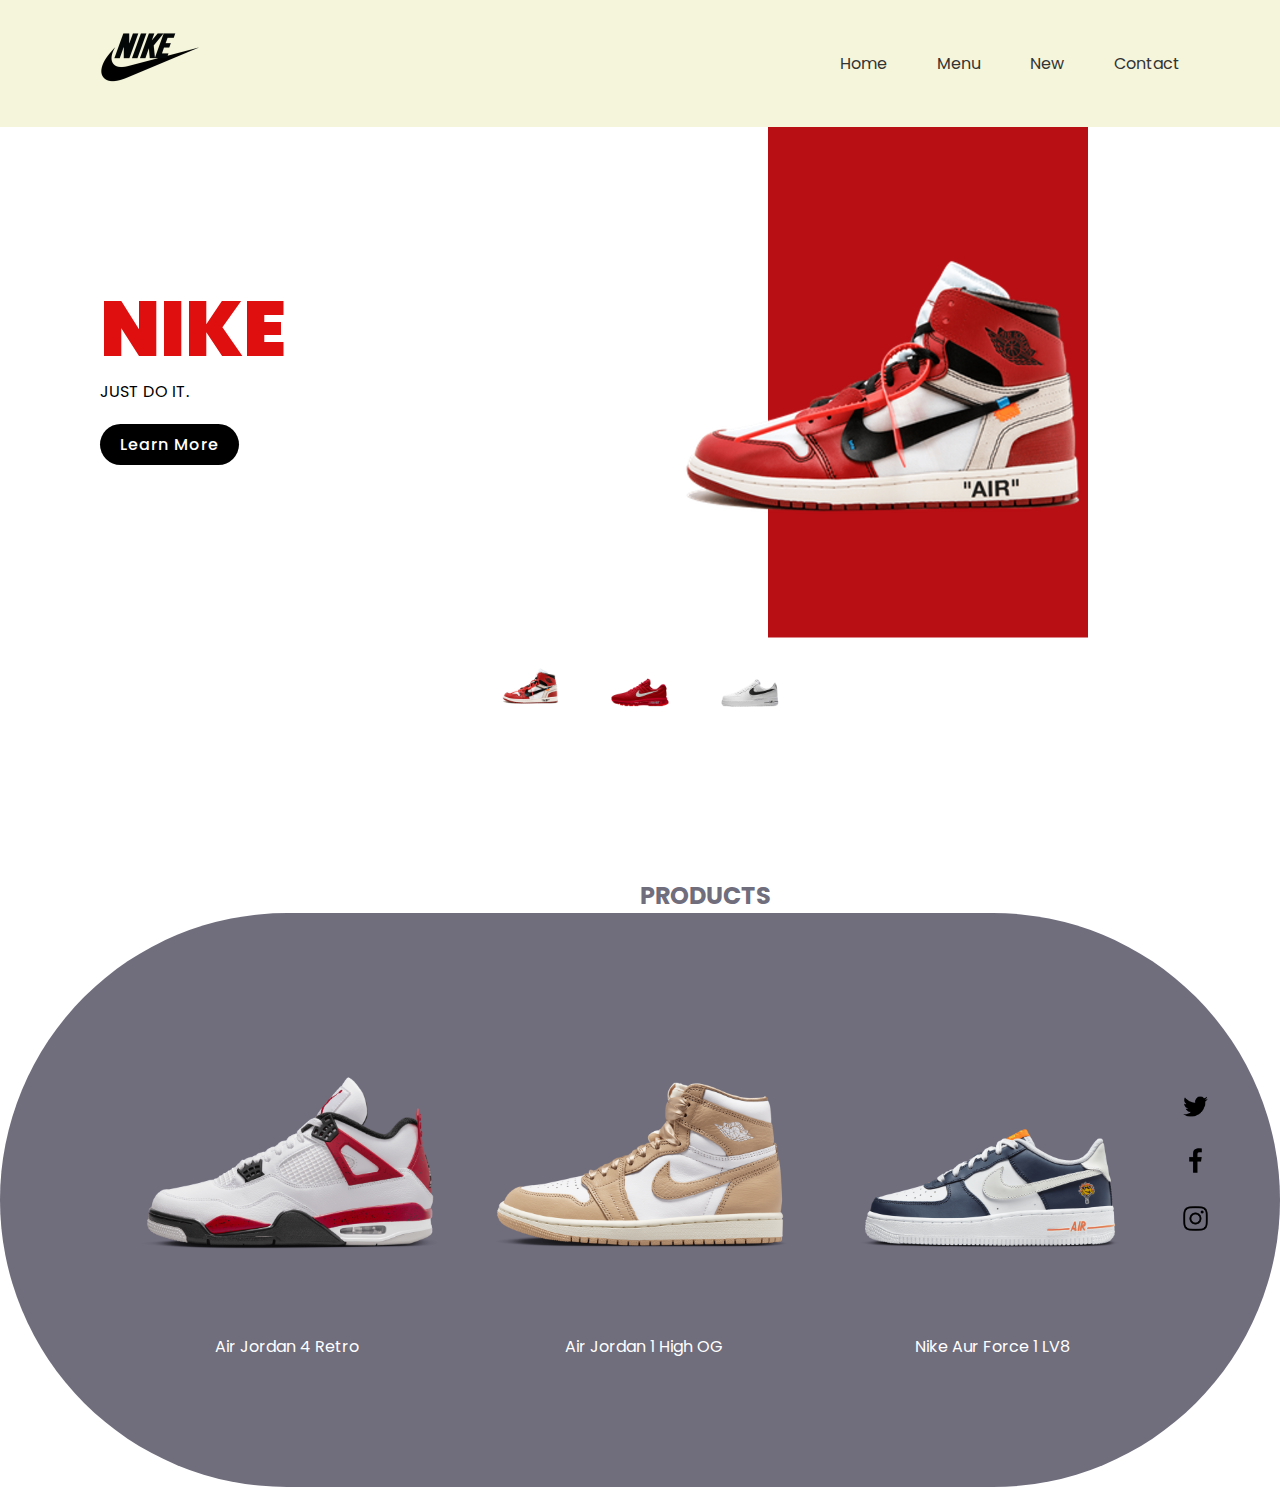
<file: landing page/index.html>
<!DOCTYPE html>
<html lang="en">
<head>
    <meta charset="UTF-8">

    <title>Document</title>
    <link rel="stylesheet" href="style.css">
</head>
<body>
<section>
    <div class="rect"> </div>
    <header>
        <a href="#" class="logo"><img src="nikelogo.png"></a>
        <ul>
            <li><a href="#">Home</a></li>
            <li><a href="#">Menu</a></li>
            <li><a href="#">New</a></li>
            <li><a href="#">Contact</a></li>
        </ul>
    </header>
    

    <div class="content">
      <div class="text-box">
        <h2> <span> NIKE</span><br>
        </h2>
        <p>JUST DO IT.</p>
       <a href="#">Learn More</a>
      </div>
        
        <div class="img-box">
            <img src="shoe1.png" class="nike">
        </div>
    </div>
    <ul class="thumb">
        <li><img src="thumb1.png" onclick="imgSlider('shoe1.png'); changeCircleColor('#b80f14')"></li>
        <li><img src="thumb3.png" onclick="imgSlider('shoe3.png');changeCircleColor('#fa616c')"></li>
        <li><img src="thumb2.png" onclick="imgSlider('shoe2.png');changeCircleColor('#1c1414')"></li>
    </ul>

   

 </section>
 <div class="bottom">
    <h2>PRODUCTS</h2>
    <ul class="card">
        <li><img src="air1.webp" onclick="changeBgColor('#d9d4d5')"><p>
            Air Jordan 4 Retro
        </p></li>
        <li><img src="air2.webp" onclick="changeBgColor('#f5f5db')"><p>Air Jordan 1 High OG</p></li>
        <li><img src="air4.webp" onclick="changeBgColor('#363287')"><p>Nike Aur Force 1 LV8</p></li>
    </ul>
    <ul class="social">
        <li><a href="#"><img src="twitter.png"></a></li>
        <li><a href="#"><img src="facebook.png"></a></li>
        <li><a href="#"><img src="instagram.png"></a></li>
    </ul>
 </div>


 <script type="text/javascript">
    function imgSlider(ele){
        document.querySelector('.nike').src = ele;
    }

    function changeCircleColor(color){
        const circle= document.querySelector('.rect');
        circle.style.background = color;
    }

    function changeBgColor(Color){
        const cir= document.querySelector('.card');
        cir.style.background = Color;
    }

 </script>
</body>
</html>
</file>
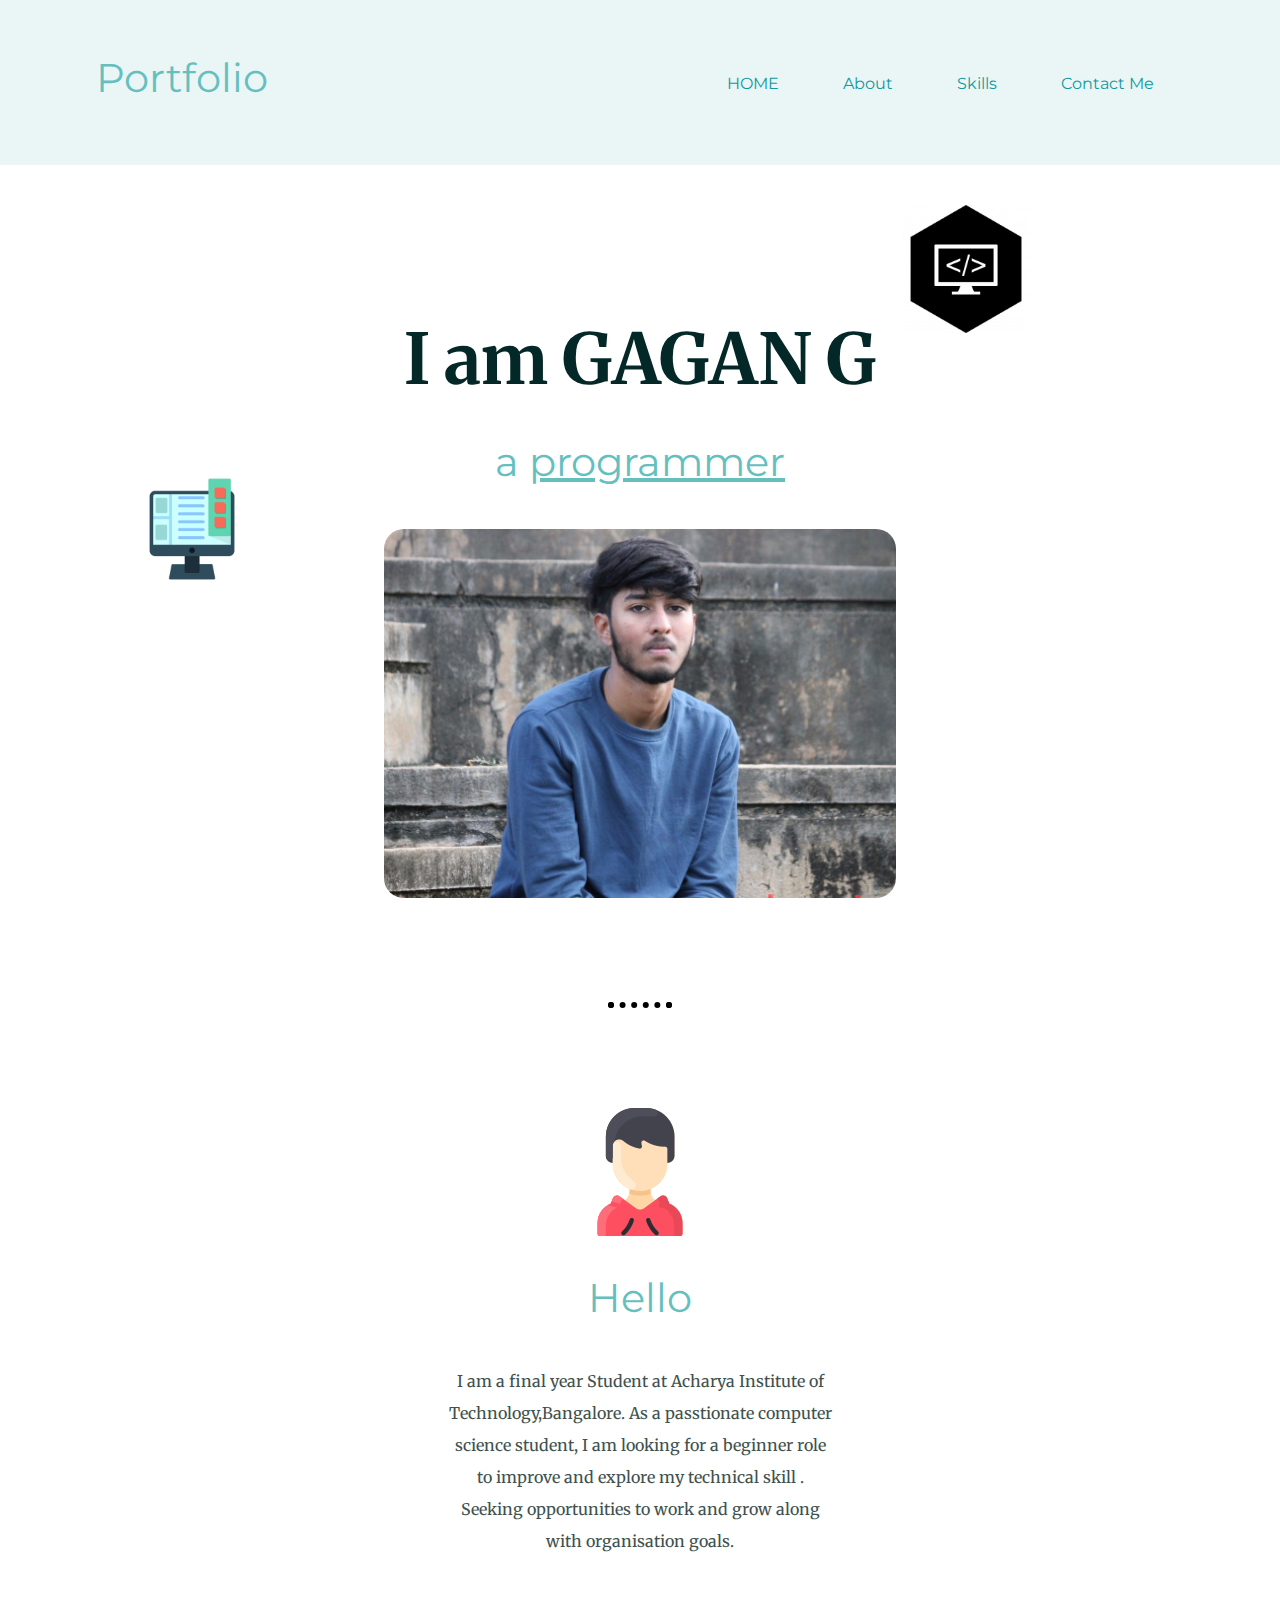
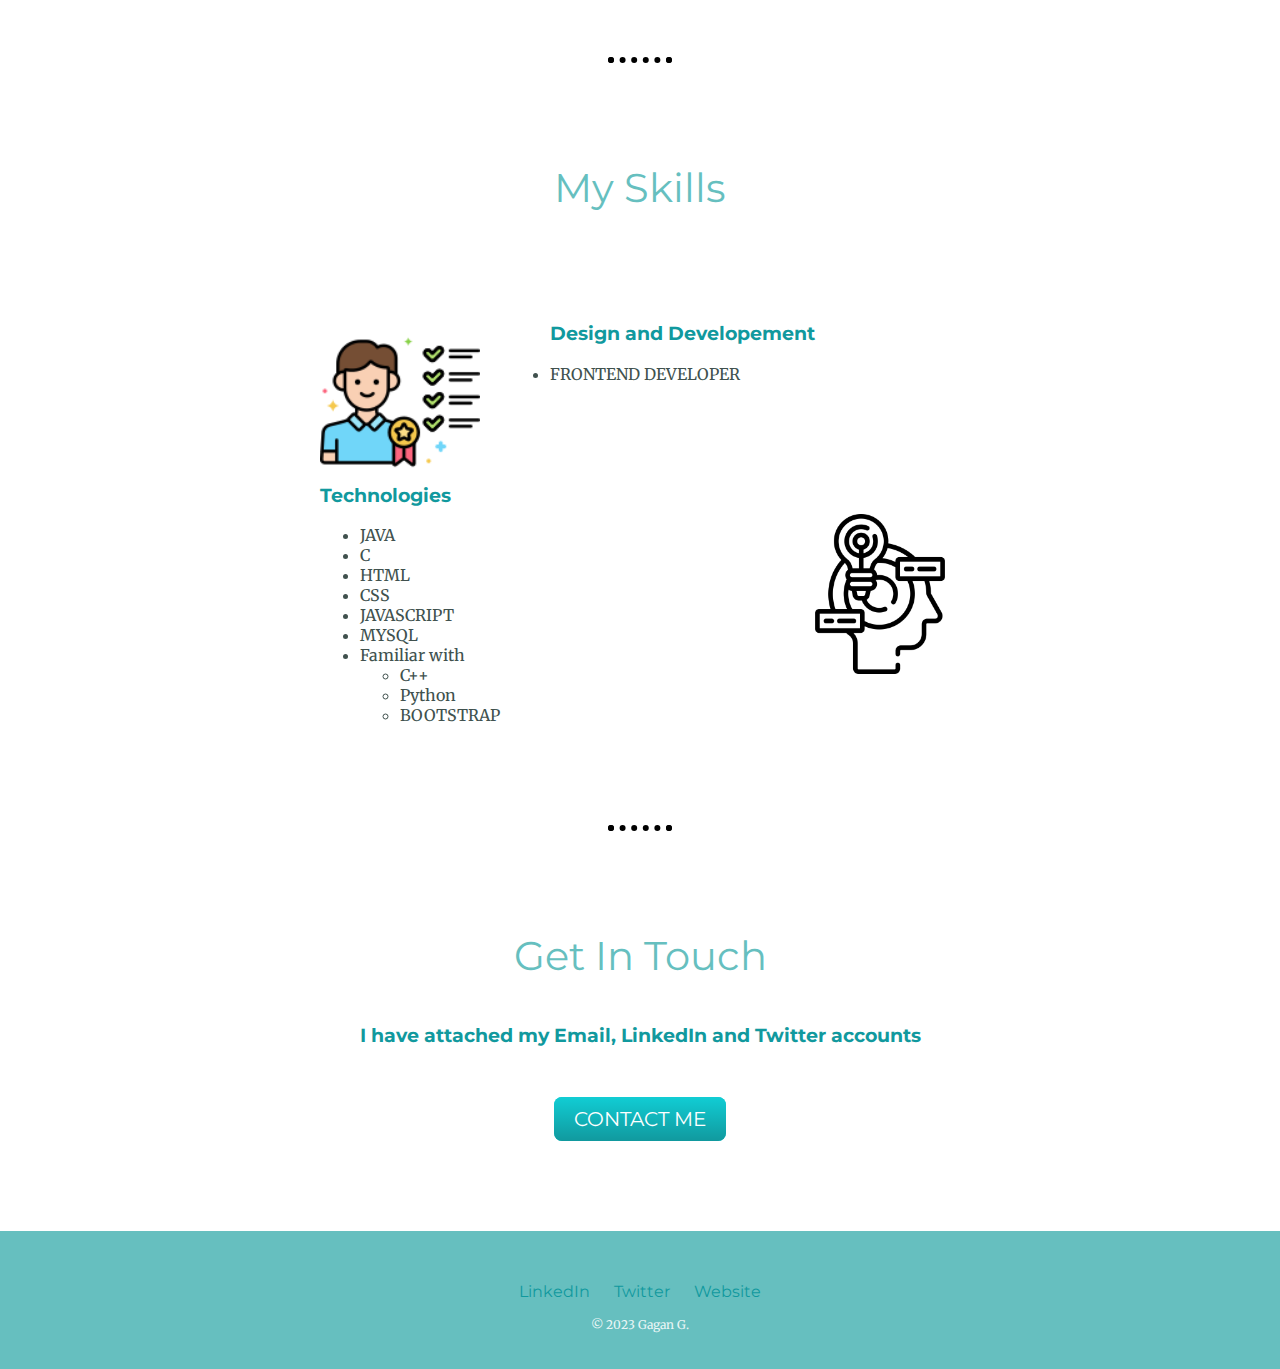
<file: portfolio/index.html>
<!DOCTYPE html>
<html lang="en" dir="ltr">

<head>
  <meta charset="utf-8">
  <title>GAGAN G</title>
  <link rel="stylesheet" href="css/style.css">
  <link rel="icon" href="favicon.ico">
  <link rel="preconnect" href="https://fonts.googleapis.com"><link rel="preconnect" href="https://fonts.gstatic.com" crossorigin><link href="https://fonts.googleapis.com/css2?family=Merriweather&family=Montserrat&family=Nerko+One&family=Sacramento&family=Zen+Dots&display=swap" rel="stylesheet">
  

</head>

<body>
    <div class="hero">
      <nav>
        <h2>Portfolio</h2>
        <ul>
          <li><a href="#">HOME</a></li>
          <li><a href="#">About</a></li>
          <li><a href="#">Skills</a></li>
          <li><a href="#">Contact Me</a></li>
        </ul>

    </nav>
  </div>
  
  <div class="top-container">
    <img class="top" src="images\code.jpeg"  width="10%" alt="cloud-img">
    <h1>I am GAGAN G </h1>
    <h2>a <span class="pro">programmer</span></h2>
    <img class="bottom" src="images\monitor.png" width="10%"alt="cloud-img">
    <img  class="pp"src="images\profilepic.jpg" width="40%"   alt="profile-img">
    <hr>
  </div>
  

  <div class="middle-container">
    <div class="profile">
      <img src="images\profile.png" alt="">
      <h2>Hello</h2>
      <p class="intro">I am a final year Student at Acharya Institute of Technology,Bangalore.
        As a passtionate computer science student, I am looking for a beginner role to improve and explore my technical skill .
Seeking opportunities to work and grow along with organisation goals. 
      </p>
    </div>
    <hr>
    <div class="skills">
      <h2>My Skills</h2>
      <div class="skill-row">
        <img class="skill-img" src="images\skills.png" alt="skill-img">
        <h3>Design and Developement</h3>
        <p><ul>
          <li>FRONTEND DEVELOPER</li>
          
        </ul></p>
      </div>
      <div class="skill-row">
        <img class="insight-img" src="images\insight.png" alt="insight-img">
        <h3>Technologies</h3>
        <p><ul>
          <li>JAVA</li>
          <li>C</li>
          <li>HTML</li>
          <li>CSS</li>
        
          <li>JAVASCRIPT</li>
          <li>MYSQL</li>
          <li>Familiar with</li>
          <ul>
            <li>C++</li>
            <li>Python</li>
            <li>BOOTSTRAP</li>
          </ul>
          
        </ul></p></p>
      </div>
    </div>
    <hr>
    <div class="contact-me">
      <h2>Get In Touch</h2>
      <h3>I have attached my Email, LinkedIn and Twitter accounts</h3>
      <p class="contact-msg"></p>
      <a class="btn" href="mailto:gagan.g196016@gmail.com">CONTACT ME</a>
    </div>

  </div>


  <div class="bottom-container">
    <a class="footer-link" href="https://www.linkedin.com/in/gagan-ganapathi-046152246/">LinkedIn</a>
    <a class="footer-link" href="https://twitter.com/">Twitter</a>
    <a class="footer-link" href="file:///Users/gaganganapathi/Documents/css-my%20site/index.html">Website</a>
    <p class="copyright">© 2023 Gagan G.</p>
  </div>

</body>

</html>
</file>
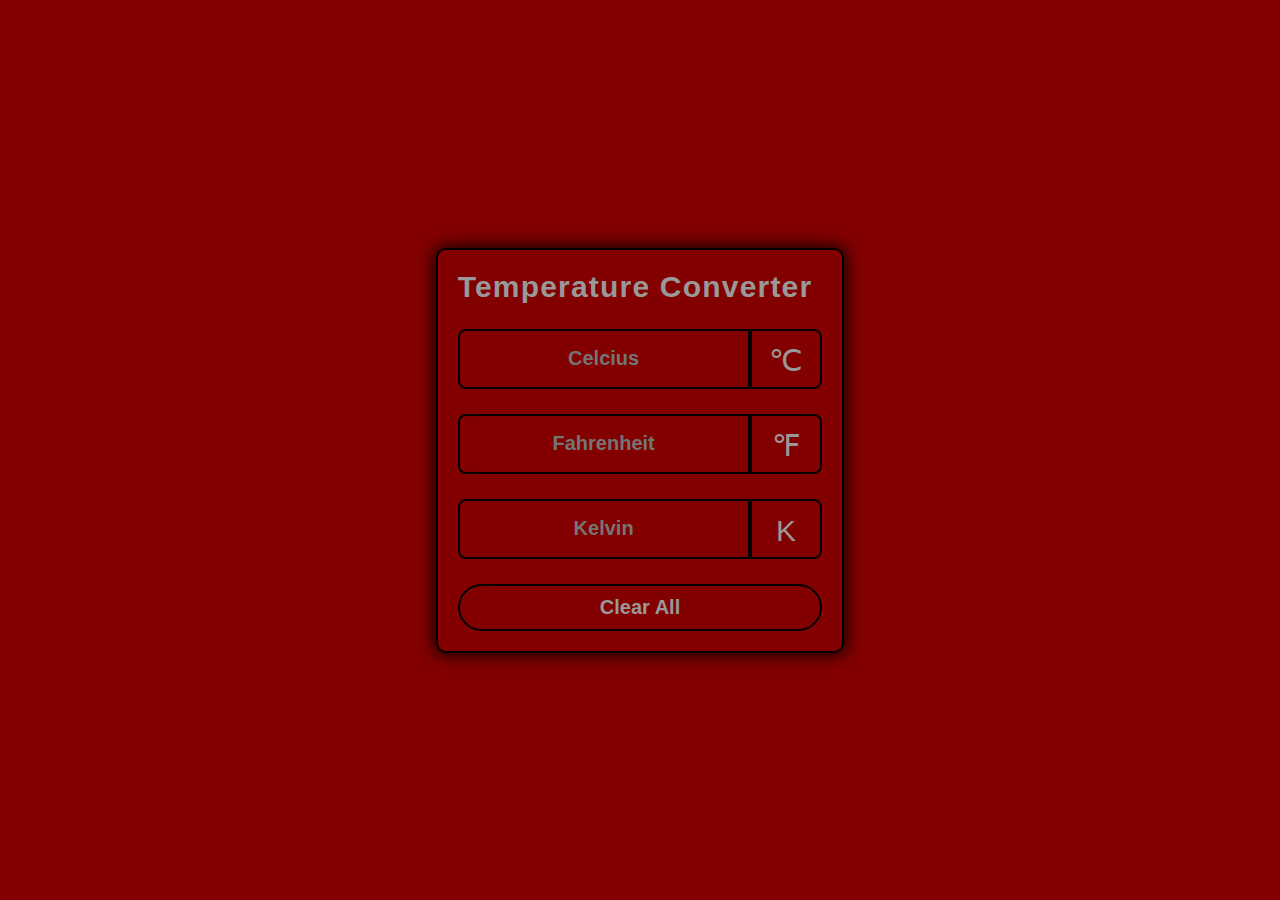
<file: Temperature Converter/index.html>
<!DOCTYPE html>
<html lang="en">
<head>
    <meta charset="UTF-8">
    <meta name="viewport" content="width=device-width, initial-scale=1.0">
    <title>Temperature Converter</title>
    <link rel="stylesheet" href="css/style.css">

    <link rel="stylesheet" href="https://cdnjs.cloudflare.com/ajax/libs/font-awesome/6.4.2/css/all.min.css" integrity="sha512-z3gLpd7yknf1YoNbCzqRKc4qyor8gaKU1qmn+CShxbuBusANI9QpRohGBreCFkKxLhei6S9CQXFEbbKuqLg0DA==" crossorigin="anonymous" referrerpolicy="no-referrer" />

</head>
<body>
    <div class="container">

        <div class="title">
            <h1>Temperature Converter</h1>
            <span class="Temperature-icon"><i class="fa-solid fa-temperature-three-quarters"></i></span>
        </div>

        <div id="celcius">
            <input type="number" name="" placeholder="Celcius">
            <span class="icon">&#8451</span>
        </div>
        <div id="fahrenheit">
            <input type="number" name="" placeholder="Fahrenheit">
            <span class="icon">&#8457</span>
        </div>
        <div id="kelvin">
            <input type="number" name="" placeholder="Kelvin">
            <span class="icon">&#8490</span>
        </div>

        <div class="button">
            <button>Clear All</button>
        </div>

    </div>
    <script src="js/main.js"></script>
</body>
</html>
</file>
<file: landing page/style.css>
@import url('https://fonts.googleapis.com/css2?family=Merriweather&family=Montserrat&family=Nerko+One&family=Poppins:wght@500&family=Sacramento&family=Zen+Dots&display=swap');

  *
  {
    margin: 0;
    padding:0;
    box-sizing: border-box;
    font-family: 'Poppins', sans-serif;;

  }

  section{
    position:relative;
    width: 100%;
    min-height: 100hv;
    padding: 100px;
    display:flex;
    justify-content: space-between;
    align-items:center;
    background-color: #fff;

  }

  header{
    position: absolute;
    top: 0;
    left: 0;
    width: 100%;
    padding: 10px 100px;
    display:flex;
    justify-content: space-between;
    align-items:center;
    background-color: #f5f5db;


  }

   .logo img{
    position: relative;
    max-width: 100px;

  }

  header ul{
    position: relative;
    display: flex;
  }

  header ul li{
    list-style: none;
  
   
  }

  header ul li a{
    display: inline-block;
    margin-left: 50px;
    color: #333;
    font-weight: 400;
    text-decoration: none;
   

  }

  .content{
    position: relative;
    width: 100%;
    justify-content: space-between;
    align-items:center;
    display: flex;

  }
  .content .text-box{
    position: relative;
    max-width: 600px;
  }

  .content .text-box h2{
    color: #333;
    font-size: 4em;
    line-height: 1.4em;
    font-weight: 500;
  }
  .content .text-box h2 span{
    color: #df0f0f;
    font-size: 1.2em;
    font-weight: 900;
  }

  .content .text-box h2 p{
    color: #333;
  }

  .content .text-box a{
    display: inline-block;
    margin-top:20px;
    padding: 8px 20px;
    background-color:black;
    color:#fff;
    border-radius: 30px;
   font-weight:500 ;
   letter-spacing: 1px;
   text-decoration: none;
}

 .content .img-box{
  width: 600px;
  display: flex;
  justify-content: flex-end;
  padding-right:50px;
  margin-top:50px ;

 }

 .content .img-box img{
  max-width:500px ;
 } 

 .thumb{
  position: absolute;
  left:50%;
  bottom:20px;
  transform: translateX(-50%);
  display: flex;
 }

 .thumb li{
  list-style: none;
  display: inline-block;
  margin: 0 20px;
  cursor: pointer;
  transition: 0.5s;
  
}

.thumb li:hover{
  transform: translateY(-20px);
  
}

 .thumb li img{
  max-width: 70px;
 }

 
.rect{
  position: absolute;
  top: 0;
  left: 0;
  width: 100%;
  height: 100%;
  background:#b80f14;
  clip-path:inset(15% 15% 15% 60%) ;
 
}

.bottom{
  position: relative;
  margin-top: 10%;
  background-color:#fff;
  color: #706d7d;
  
}

.bottom h2{
 
  padding-left: 50%;
}

.bottom .card{
    display: flex;
    position: absolute;
    width: 100%;
    background-color:#706d7d;
    justify-content: center;
    align-items:center;
    border-radius: 1000px;
    
}

.bottom .social{
  position: absolute;
  margin-top:25%;
  right:5%;
  transform: translateY(-90%);
  display: flex;
  align-items: center;
  justify-content:center;
  flex-direction: column;
  
}

.social li{
  list-style: none;
}

.social li a{
  display: inline-block;
  margin:5px 0;
  transform: scale(0.6);
  
  
}

.card li{
  display: inline-block;
  padding: 5% 0 10% 0;
  border: 1px black;
}

.card li img{
  max-width: 350px;
  
}

.card li p{
  margin-top: 0;
  padding-top: 0;
  padding-left: 100px;
  justify-content: center;
  align-items: center;
  color:white;
}

.card li p:hover{
  color: black;
}
</file>
<file: portfolio/css/style.css>
body{
  color: #40514E;
  margin:0;
  text-align: center;
  font-family: 'Merriweather', serif;
}

.hero{
  
  position: relative;
  margin: 0;
  padding: 0;
  background: #EAF6F6;

}
nav{
  display: flex;
  width: 85%;
  margin: auto;
  padding: 20px 0;
  align-items: center;
  justify-content: space-between;
}

nav ul li{
  display: inline-block;
  list-style: none;
  margin: 10px 20px;
}
nav ul li a:hover{
  color: black;
}

p{
    line-height: 2;
  }

.contact-msg{
  width: 40%;
  margin: 40px auto 60px;
}


hr{
  border: dotted black 6px;
  border-bottom: none;
  width: 4%;
  margin: 100px auto;
}

h1{
  margin:50px auto 0 auto;
    font-family: 'Merriweather', serif;
    font-size: 4.375rem; /*1em or 1rem =100%=16px .  em and % are dynamic sizing.*/
    color: #042727;

}

h2{
  font-family: 'Montserrat', sans-serif;
  font-size: 2.5rem; /*2.5 rem = 40px */
  color: #66BFBF;
  font-weight: normal;
  padding-bottom: 10px;
}

h3{
  font-family: 'Montserrat', sans-serif;
  color: #11999E;

}


.pro{
  text-decoration: underline;
}

.intro{
  width: 30%;
  margin: auto;

}

a{
  color:#11999E;
  font-family: 'Montserrat', sans-serif;
    margin: 20px 10px;
    text-decoration: none;
}

a:hover{
  color:#EAF6F6;
}

.top-container{
  background-color: white;
  position: relative;
  padding-top: 100px;
}

.middle-container{
  margin: 100px 0;

}

.bottom-container{
  background-color: #66BFBF;
  padding: 50px 0 20px;


}

.pp{
  border-radius: 20px;
  -webkit-border-radius: 20px;
  -moz-border-radius: 20px;
  -ms-border-radius: 20px;
  -o-border-radius: 20px;
}

.bottom{
  position:absolute;
  top:300px;
    left: 10%;
  bottom: 300px;

}

.top{
  position: absolute;
  top: 40px;
  right:250px;

}

.skill-row{
  width: 50%;
  margin: 100px auto 100px auto;
  text-align: left;

}

.skill-img{
  width: 25%;
  float: left;
  margin-right: 70px;
}

.insight-img{
  width: 25%;
  float: right;
  margin-top: 30px;
  margin-left: 0px;
}

.copyright{
  color:#EAF6F6;
  font-size: 0.75rem;
}


.btn {
  background: #11CDD4;
  background-image: -webkit-linear-gradient(top, #11CDD4, #11999E);
  background-image: -moz-linear-gradient(top, #11CDD4, #11999E);
  background-image: -ms-linear-gradient(top, #11CDD4, #11999E);
  background-image: -o-linear-gradient(top, #11CDD4, #11999E);
  background-image: linear-gradient(to bottom, #11CDD4, #11999E);
  -webkit-border-radius: 8;
  -moz-border-radius: 8;
  border-radius: 8px;
  font-family: 'Montserrat', sans-serif;;
  color: #ffffff;
  font-size: 20px;
  padding: 10px 20px 10px 20px;
  text-decoration: none;
}

.btn:hover {
  background: #30e3cb;
  background-image: -webkit-linear-gradient(top, #30e3cb, #2BC4AD);
  background-image: -moz-linear-gradient(top, #30e3cb, #2BC4AD);
  background-image: -ms-linear-gradient(top, #30e3cb, #2BC4AD);
  background-image: -o-linear-gradient(top, #30e3cb, #2BC4AD);
  background-image: linear-gradient(to bottom, #30e3cb, #2BC4AD);
  text-decoration: none;
}
</file>
<file: Temperature Converter/css/style.css>
*{
    margin: 0;
    padding: 0;
    box-sizing: border-box;
}

body{
    display: flex;
    justify-content: center;
    align-items: center;
    min-height: 100vh;
    background: #820000;
}

.container{
    max-width: 450px;
    background: transparent;
    border: 2px solid #000;
    border-radius: 10px;
    box-shadow: 0px 0px 15px 3px rgba(0, 0, 0, 0.8);
    font-family: Arial, Helvetica, sans-serif;
    padding: 20px;
}

.title{
    display: flex;
    justify-content: center;
    align-items: center;
    flex-wrap: wrap-reverse;
    gap: 10px;
}

.Temperature-icon{
    font-size: 45px;
    color: #999;
}

h1{
    color: #999;
    letter-spacing: 1.2px;
    font-size: 30px;
}

#celcius, #fahrenheit, #kelvin{
    display: flex;
    justify-content: center;
    align-items: center;
    margin-top: 25px;
}

input{
    flex: 5;
    height: 60px;
    font-size: 20px;
    font-weight: 600;
    text-align: center;
    border: 2px solid #000;
    background: transparent;
    color: #999;
    outline: none;
    border-radius: 8px 0 0 8px;
    padding: 0 10px;
}

input::-webkit-outer-spin-button,
input::-webkit-inner-spin-button{
    -webkit-appearance: none;
}

.icon{
    flex: 3;
    height: 60px;
    line-height: 60px;
    padding: 0 5px;
    text-align: center;
    font-size: 30px;
    background: transparent;
    border: 2px solid #000;
    color: #999;
    border-radius: 0 8px 8px 0;
}

.button{
    margin-top: 25px;
    text-align: center;
}

.button button{
    width: 100%;
    border: 2px solid #000;
    outline: none;
    background: transparent;
    color: #999;
    padding: 10px 30px;
    font-size: 20px;
    font-weight: 600;
    border-radius: 40px;
    cursor: pointer;
    transition: 0.3s;
}

.button button:hover{
    background: #000;
    color: #820000;
}
</file>
